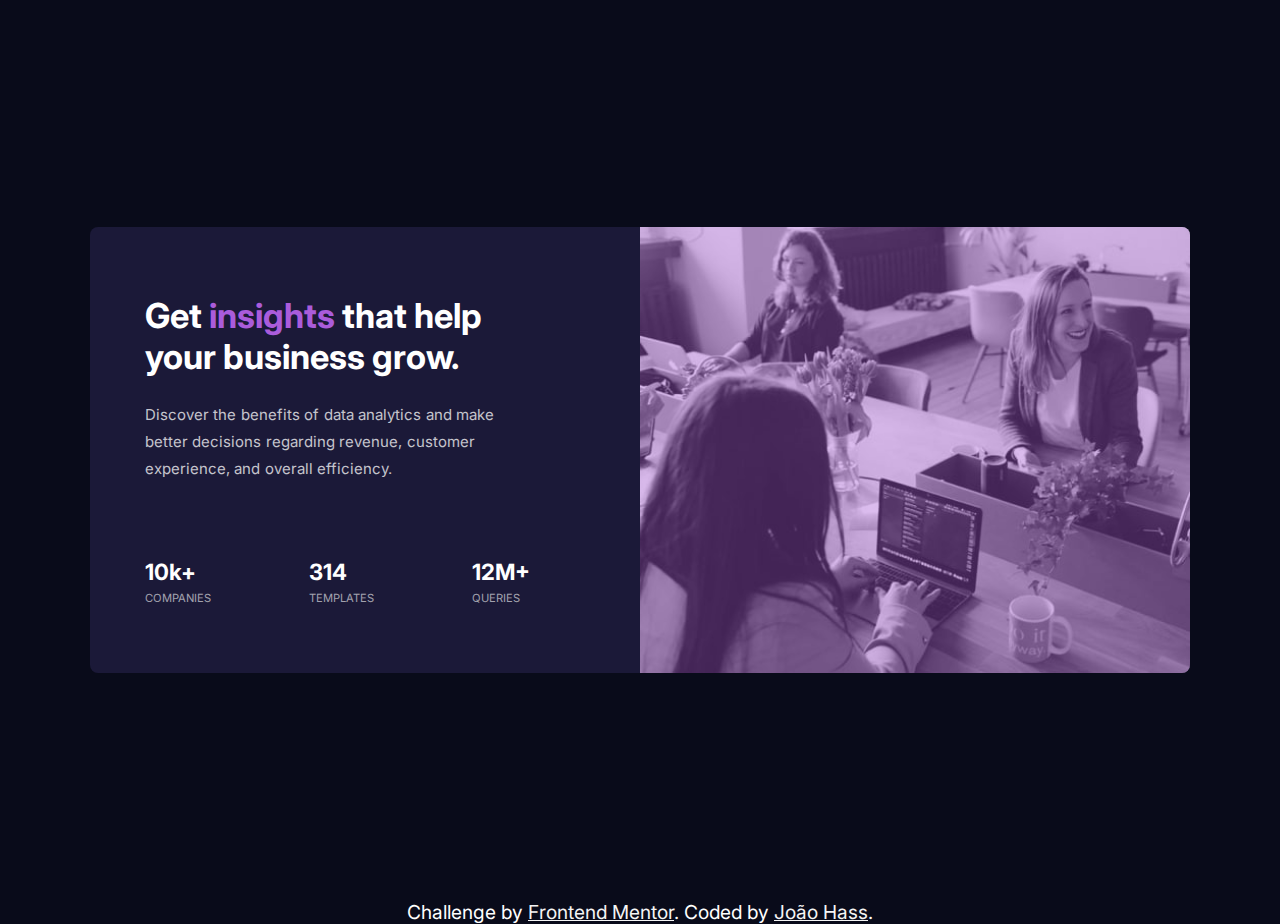
<file: index.html>
<!DOCTYPE html>
<html lang="en">
  <head>
    <meta charset="UTF-8" />
    <meta http-equiv="X-UA-Compatible" content="IE=edge" />
    <meta name="viewport" content="width=device-width, initial-scale=1.0" />
    <!-- stylesheet -->
    <link rel="stylesheet" href="style.css" />
    <!-- google fonts -->
    <link rel="preconnect" href="https://fonts.gstatic.com" />
    <link
      href="https://fonts.googleapis.com/css2?family=Inter:wght@400;700&family=Lexend+Deca&display=swap"
      rel="stylesheet"
    />
    <!-- favicon -->
    <link
      rel="icon"
      type="image/png"
      sizes="32x32"
      href="./images/favicon-32x32.png"
    />

    <title>Frontend Mentor | Stats preview card component</title>
  </head>
  <body>
    <section class="cards">
      <div class="card">
        <!-- img -->
        <div class="img-wrapper">
          <img
            srcset="./images/image-header-desktop.jpg 540w"
            sizes="(min-width: 1080px) 12.5rem"
            src="./images/image-header-mobile.jpg"
            alt="People working"
            class="card__img"
          />
        </div>

        <!-- content -->
        <div class="row card__info">
          <div class="card__info__text">
            <h2>
              Get <span class="accent">insights</span> that help your business
              grow.
            </h2>
            <p>
              Discover the benefits of data analytics and make better decisions
              regarding revenue, customer experience, and overall efficiency.
            </p>
          </div>

          <div class="card__metrics">
            <!-- metrics item -->
            <div class="card__metrics__item">
              <h4>10k+</h4>
              <p>COMPANIES</p>
            </div>
            <!-- end of metrics item -->
            <!-- metrics item -->
            <div class="card__metrics__item">
              <h4>314</h4>
              <p>TEMPLATES</p>
            </div>
            <!-- end of metrics item -->
            <!-- metrics item -->
            <div class="card__metrics__item">
              <h4>12M+</h4>
              <p>QUERIES</p>
            </div>
            <!-- end of metrics item -->
          </div>
        </div>
      </div>
    </section>

    <div class="attribution">
      Challenge by
      <a
        href="https://www.frontendmentor.io/challenges/stats-preview-card-component-8JqbgoU62"
        target="_blank"
        >Frontend Mentor</a
      >. Coded by
      <a href="https://github.com/joaoHass" target="_blank">João Hass</a>.
    </div>
  </body>
</html>
</file>
<file: style.css>
*,
*::before,
*::after {
  box-sizing: border-box;
}

:root {
  --ff-inter: "Inter", sans-serif;
  --ff-lexend: "Lexend Deca", sans-serif;
}

/* General styling */

body,
p,
h1,
h2,
h3,
h4 {
  margin: 0;
  padding: 0;
}

body {
  font-size: 0.938rem;
  font-family: var(--ff-inter);
}

img {
  max-width: 100%;
}

/* Classes */

.cards {
  display: grid;
  grid-template-columns: repeat(auto-fill, minmax(16.875rem, 20.438rem));
  column-gap: 0.75rem;
  row-gap: 2.75rem;
  justify-content: center;
  align-content: center;
  min-height: 100vh;
  padding: 2rem 1.5rem 2rem 1.5rem;
  background-color: hsl(233, 47%, 7%);
}

.card {
  display: grid;
  grid-template-rows: minmax(35%, 30rem) 65%;
  grid-template-areas:
    "image"
    "content";

  margin: 0 auto;
  text-align: center;
  min-width: 16.875rem;
  width: 90%;
  max-width: 20.438rem; /* 327px */
  height: 48.75rem; /* 780px */
  border-radius: 8px;
  color: white;
  background-color: hsl(244, 38%, 16%);
}

.img-wrapper {
  position: relative;
  grid-area: "image";
}

.img-wrapper::after {
  content: "";
  position: absolute;
  top: 0;
  left: 0;
  width: 100%;
  height: 100%;
  background-color: rgba(164, 88, 212, 0.4);
}

.card__img {
  object-fit: cover;
  width: 100%;
  height: 100%;
  border-radius: 8px 8px 0 0;
}

.card__info {
  grid-area: "content";
  align-self: center;
  width: 80%;
  margin: 0 auto;
}

.card__info h2 {
  font-size: 1.5rem;
  margin-bottom: 0.7em;
}

.accent {
  color: hsl(277, 64%, 61%);
}

.card__info__text p {
  line-height: 1.5;
  word-spacing: 0.03em;
  margin-bottom: 2em;
  color: hsla(0, 0%, 100%, 0.75);
}

.card__metrics {
  display: flex;
  flex-direction: column;
}

.card__metrics__item h4 {
  font-size: 1.1rem;
  margin-bottom: 0.3em;
}

.card__metrics__item p {
  font-size: 0.7rem;
  color: hsla(0, 0%, 100%, 0.6);
}

.card__metrics__item + .card__metrics__item {
  margin-top: 1.6em;
}

/* Switch to "portrait" mode */
@media screen and (min-width: 67.5rem) {
  .cards {
    grid-template-columns: 1fr;
    grid-template-rows: repeat(auto-fit, minmax(25rem, 27.875rem));
    row-gap: 2.75rem;
  }

  .card {
    max-width: 68.75rem;
    height: 27.875rem;
    grid-template-rows: 100%;
    grid-template-columns: 1fr 1fr;
    grid-template-areas: "content-col image-col";
    text-align: left;
  }

  .img-wrapper {
    grid-area: image-col;
  }

  .img-wrapper::after,
  .card__img {
    border-radius: 0 8px 8px 0;
  }

  .card__info {
    display: flex;
    flex-direction: column;
    justify-content: space-around;
    height: 80%;
    padding-right: 10%;
    width: 80%;
    grid-area: content-col;
  }

  .card__info h2 {
    font-size: 2.15rem;
  }

  .card__info__text p {
    line-height: 1.8;
  }

  .card__metrics {
    flex-direction: row;
    justify-content: space-between;
  }

  .card__metrics__item h4 {
    font-size: 1.4rem;
  }

  .card__metrics__item.card__metrics__item {
    margin: 0;
  }
}

.attribution {
  font-size: 1.2rem;
  text-align: center;
  color: white;
  background-color: hsl(233, 47%, 7%);
}

.attribution a {
  color: whitesmoke;
}
</file>
